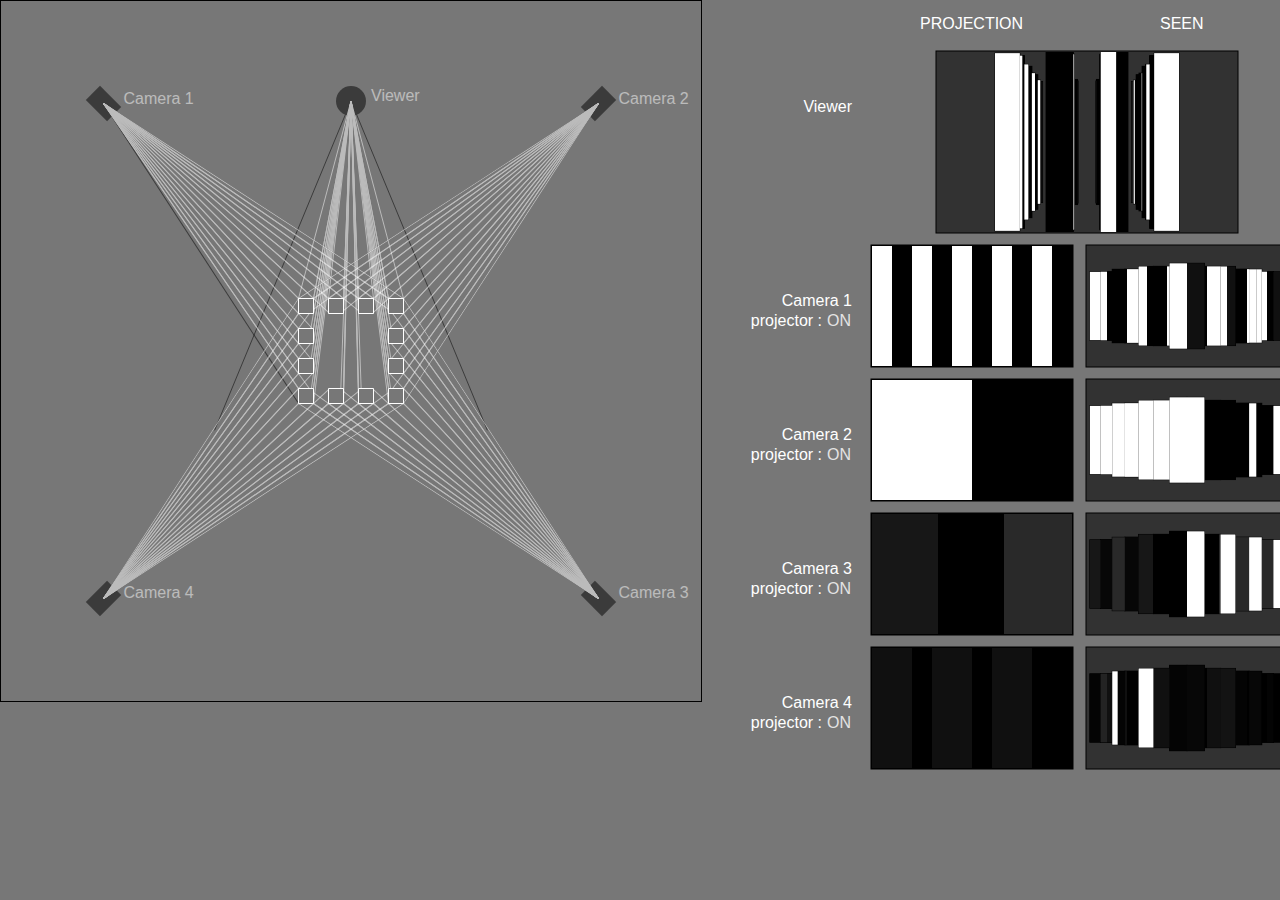
<file: index.html>
<html>
<head>
    <title>O-machine</title>
    <script src="d3.min.js"></script>
    <link rel="shortcut icon" href="/favicon.png" type="image/gif">
    <script type="text/javascript" src="lib/require.js"></script>
    <script type="text/javascript" src="src/requireConfig.js"></script>
    <link rel="stylesheet" href="o-machine.css" />
    <script>
        require(['cs!o-machineUi'])
    </script>


</head>
<body>

<svg width="700" height="700" style="border:1pt solid black;float:left" id="scene"></svg>

<div style="position:absolute;left:300px">
    <div id="projection" class="label">PROJECTION</div>
    <div id="seen" class="label">SEEN</div>
    <div id="views"></div>
</div>


</body>
</html>
</file>
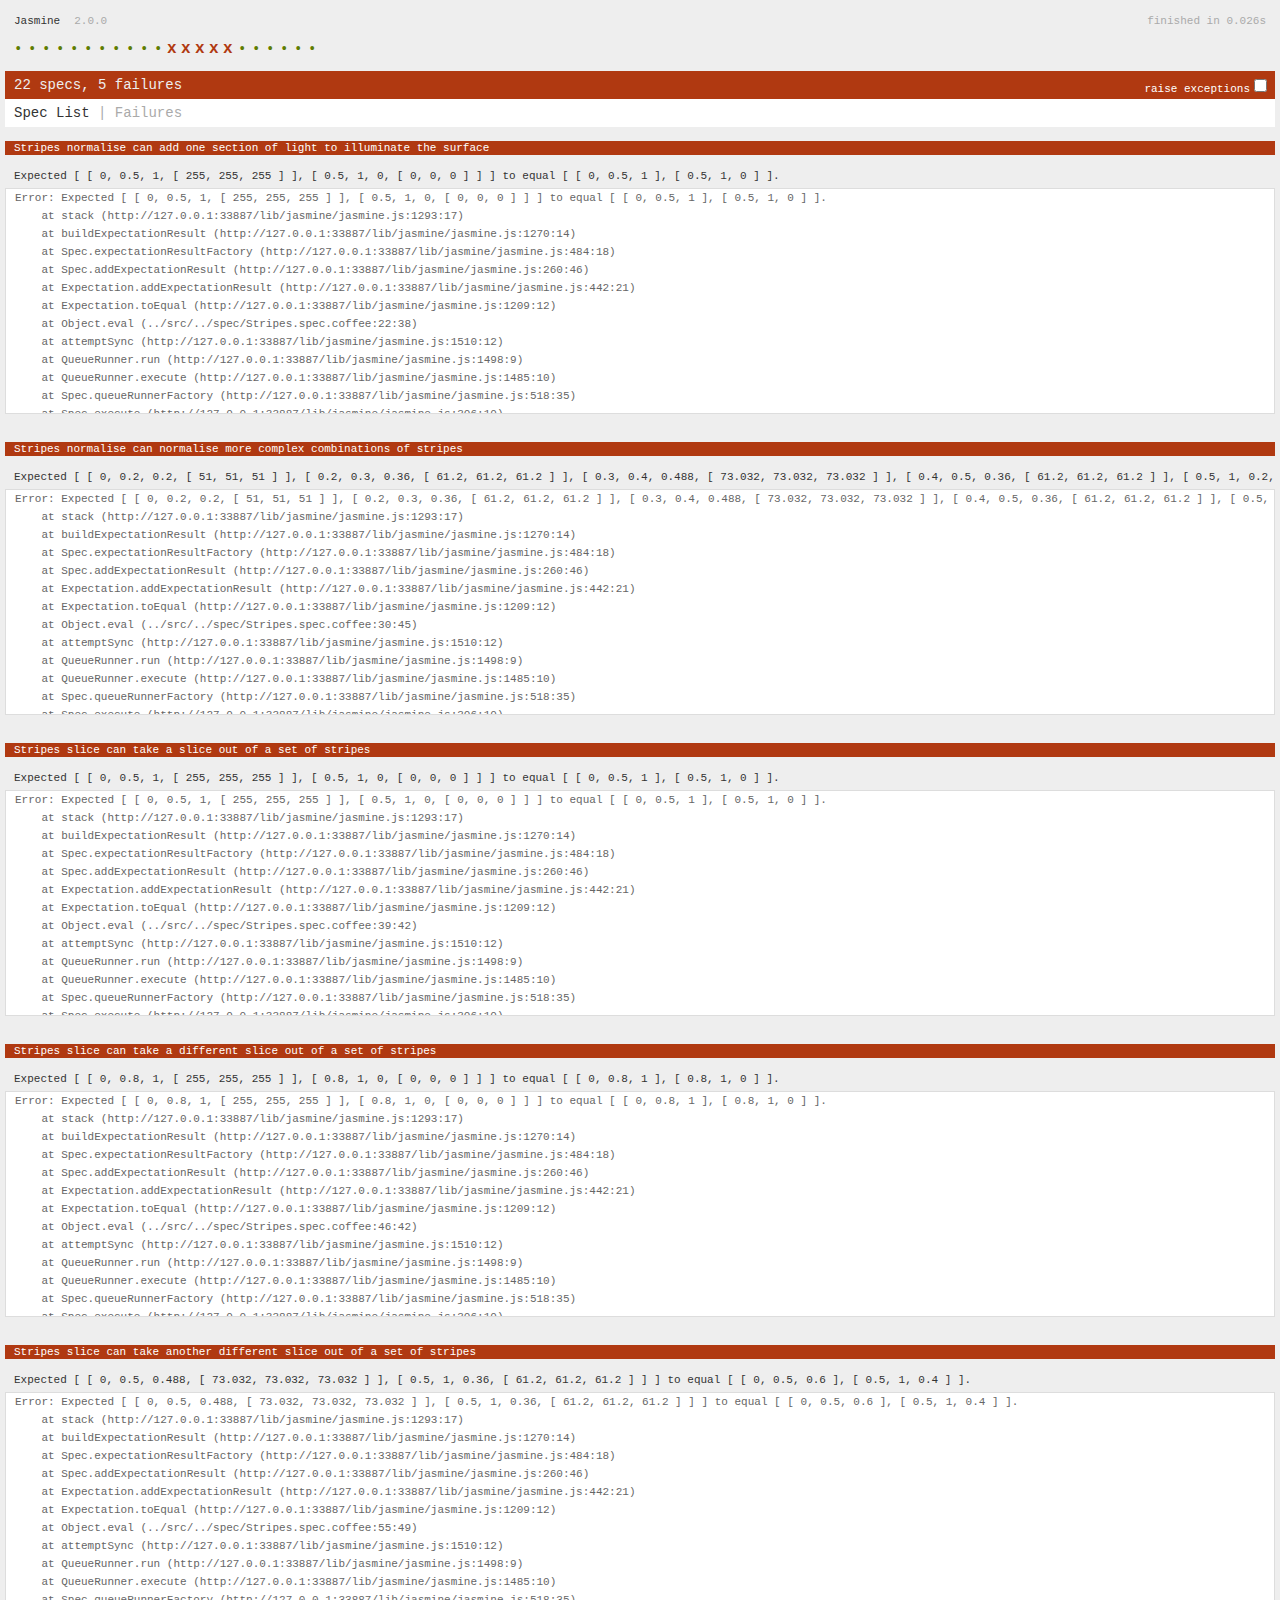
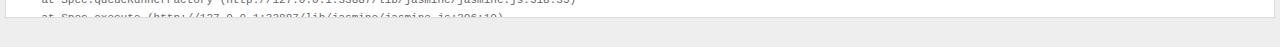
<file: spec/index.html>
<!DOCTYPE html>
<html>
  <head>
    <title>O-Machine Model Specs</title>

    <!-- Jasmine -->
    <link rel="stylesheet" type="text/css" href="../lib/jasmine/jasmine.css"/>
    <script type="text/javascript" src="../lib/jasmine/jasmine.js"></script>
    <script type="text/javascript" src="../lib/jasmine/jasmine-html.js"></script>
    <script type="text/javascript" src="../lib/jasmine/boot.js"></script>
    <!-- RequireJS -->
    <script type="text/javascript" src="../lib/require.js"></script>
    <script type="text/javascript" src="requireConfig.js"></script>

  </head>

  <body>
    <script type="text/javascript">
      require([
        'cs!../spec/overlap.spec',
        'cs!../spec/line.spec',
        'cs!../spec/intersection.spec',
        'cs!../spec/Stripes.spec'
        // 'cs!../spec/Surface.spec'
      ], function() {
        window.runJasmine()
      });
    </script>
  </body>
</html>
</file>
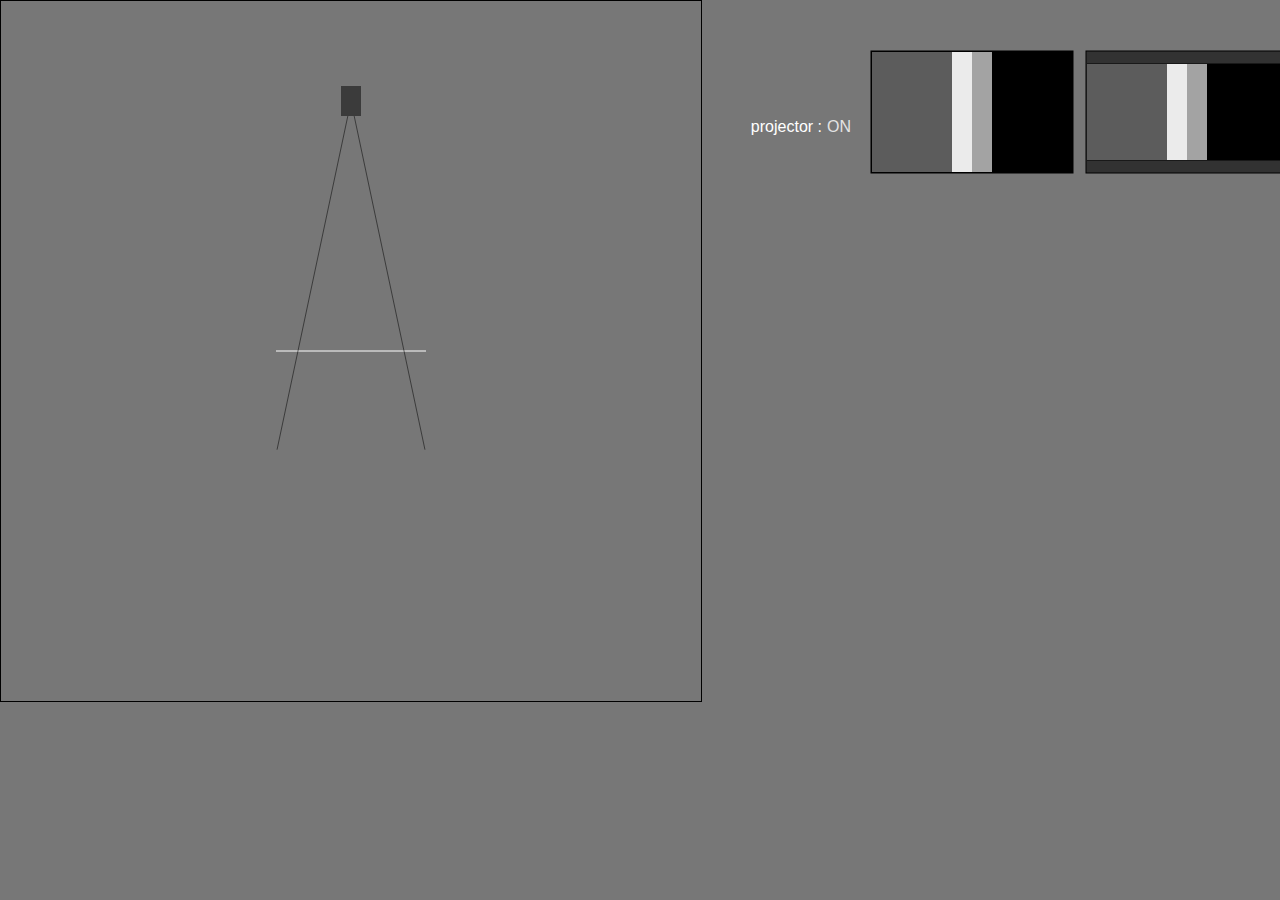
<file: scenes.html>
<html>
<head>
    <title>O-machine</title>
    <script src="d3.min.js"></script>
    <link rel="shortcut icon" href="/favicon.png" type="image/gif">
    <script type="text/javascript" src="lib/require.js"></script>
    <script type="text/javascript" src="src/requireConfig.js"></script>
    <link rel="stylesheet" href="o-machine.css" />
    <script>
        require(['cs!sceneTestUi'])
    </script>


</head>
<body>

<svg width="700" height="700" style="border:1pt solid black;float:left" id="scene"></svg>

<div style="position:absolute;left:750px" id="views"></div>


</body>
</html>
</file>
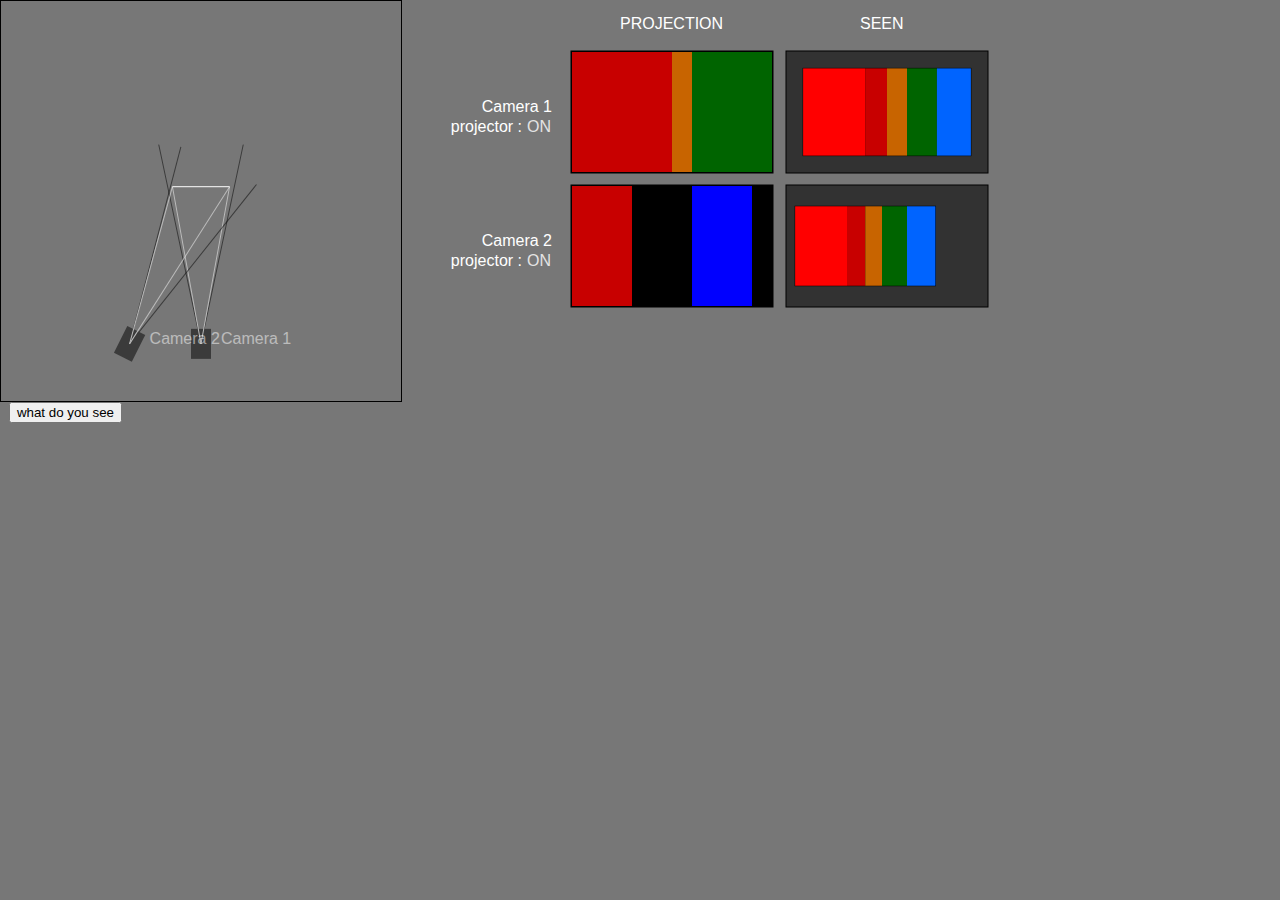
<file: test-coloured-stripes.html>
<html>
<head>
    <title>O-machine</title>
    <script src="d3.min.js"></script>

    <script type="text/javascript" src="lib/require.js"></script>
    <script type="text/javascript" src="src/requireConfig.js"></script>
    <link rel="stylesheet" href="o-machine.css" />
    <script>
        require(['cs!test-coloured-stripesUi'])
    </script>


</head>
<body>

<svg width="400" height="400" style="border:1pt solid black" id="scene"></svg>
<br />
&nbsp;&nbsp;<button id="whatDoYouSee">what do you see</button>

<div id="projection" class="label">PROJECTION</div>
<div id="seen" class="label">SEEN</div>
<div id="views"></div>


</body>
</html>
</file>
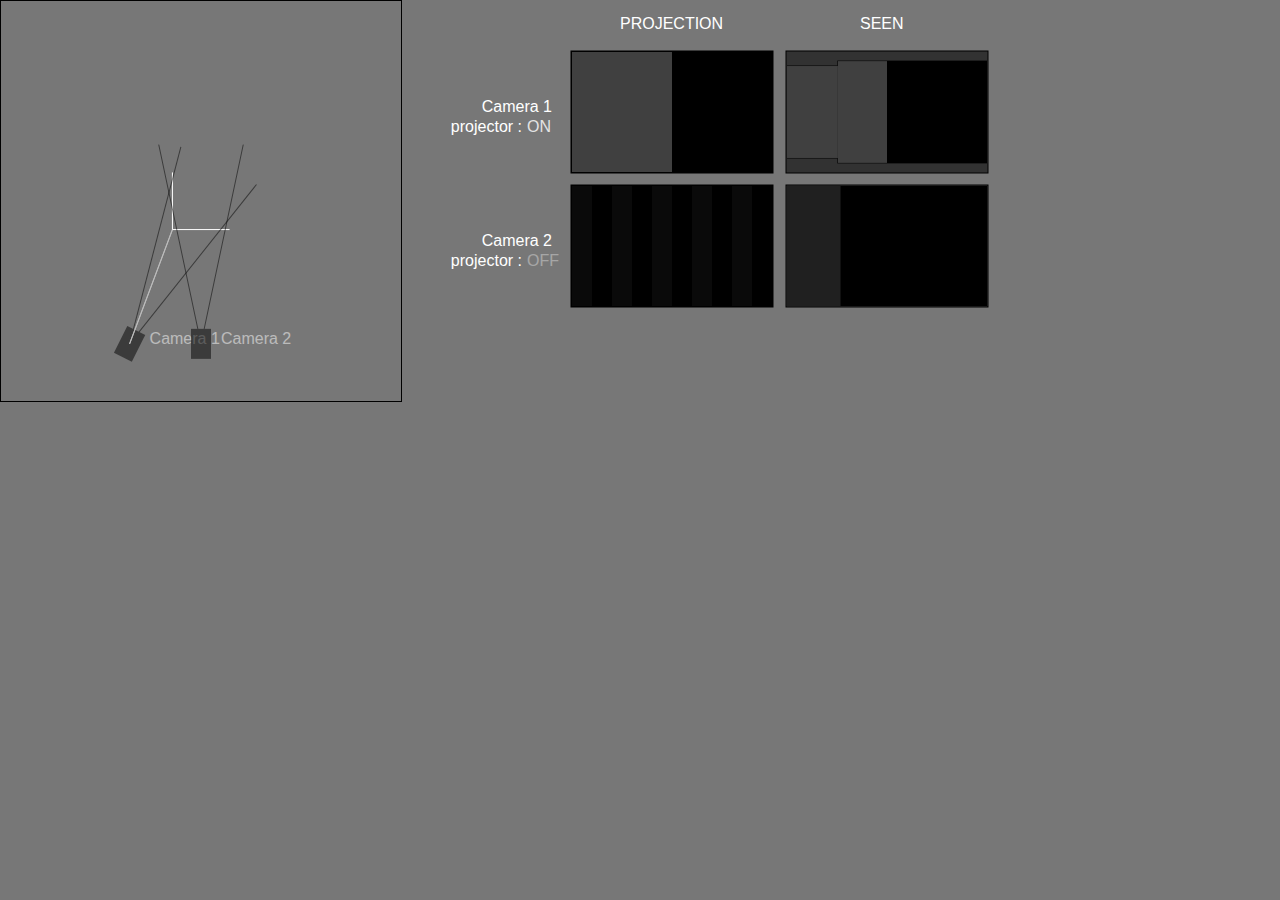
<file: test-multiple-surfaces.html>
<html>
<head>
    <title>O-machine</title>
    <script src="d3.min.js"></script>

    <script type="text/javascript" src="lib/require.js"></script>
    <script type="text/javascript" src="src/requireConfig.js"></script>
    <link rel="stylesheet" href="o-machine.css" />
    <script>
        require(['cs!test-multiple-surfacesUi'])
    </script>


</head>
<body>

<svg width="400" height="400" style="border:1pt solid black;float:left" id="scene"></svg>

<div id="projection" class="label">PROJECTION</div>
<div id="seen" class="label">SEEN</div>
<div id="views"></div>


</body>
</html>
</file>
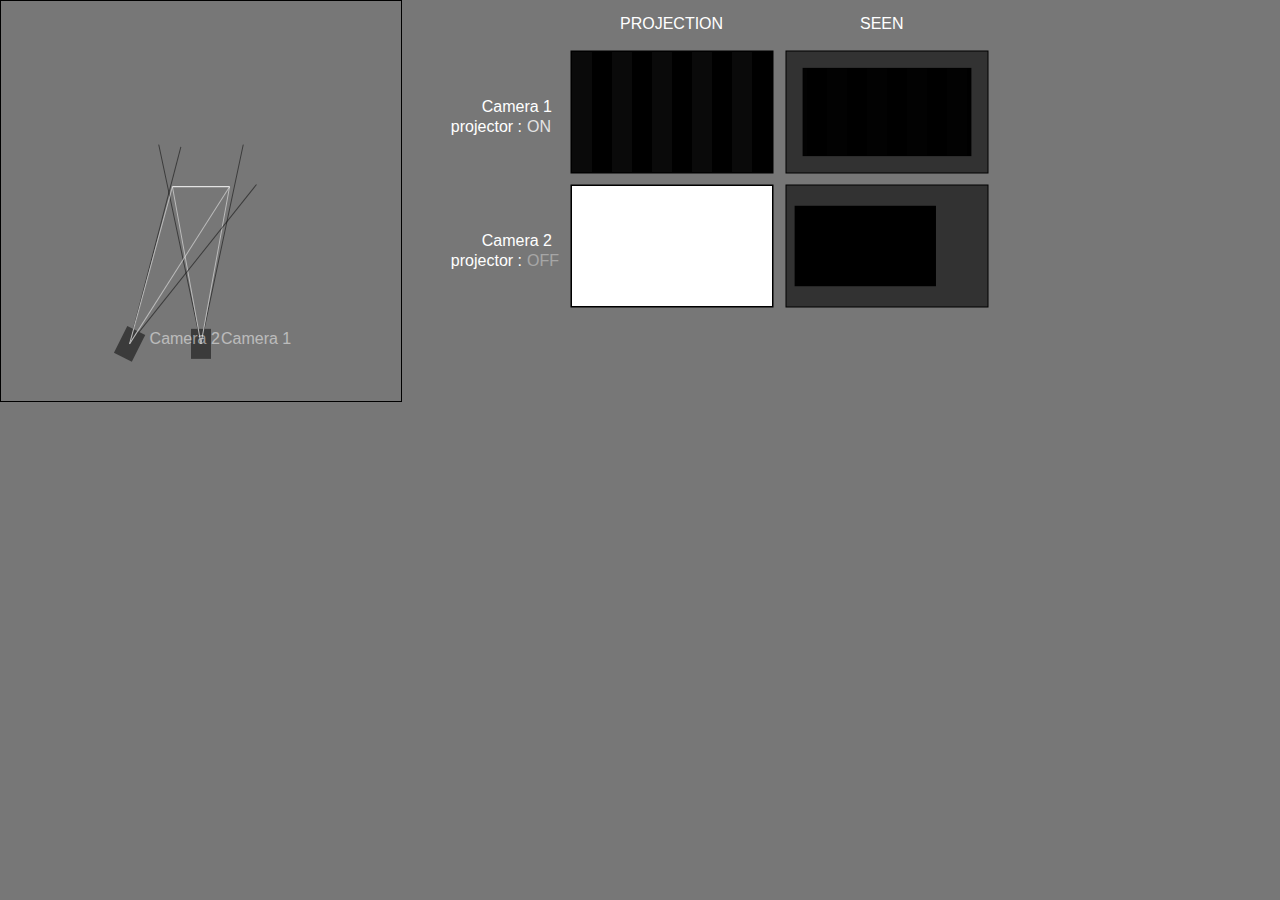
<file: test-project-stripes.html>
<html>
<head>
    <title>O-machine</title>
    <script src="d3.min.js"></script>

    <script type="text/javascript" src="lib/require.js"></script>
    <script type="text/javascript" src="src/requireConfig.js"></script>
    <link rel="stylesheet" href="o-machine.css" />
    <script>
        require(['cs!test-project-stripesUi'])
    </script>


</head>
<body>

<svg width="400" height="400" style="border:1pt solid black;float:left" id="scene"></svg>

<div id="projection" class="label">PROJECTION</div>
<div id="seen" class="label">SEEN</div>
<div id="views"></div>


</body>
</html>
</file>
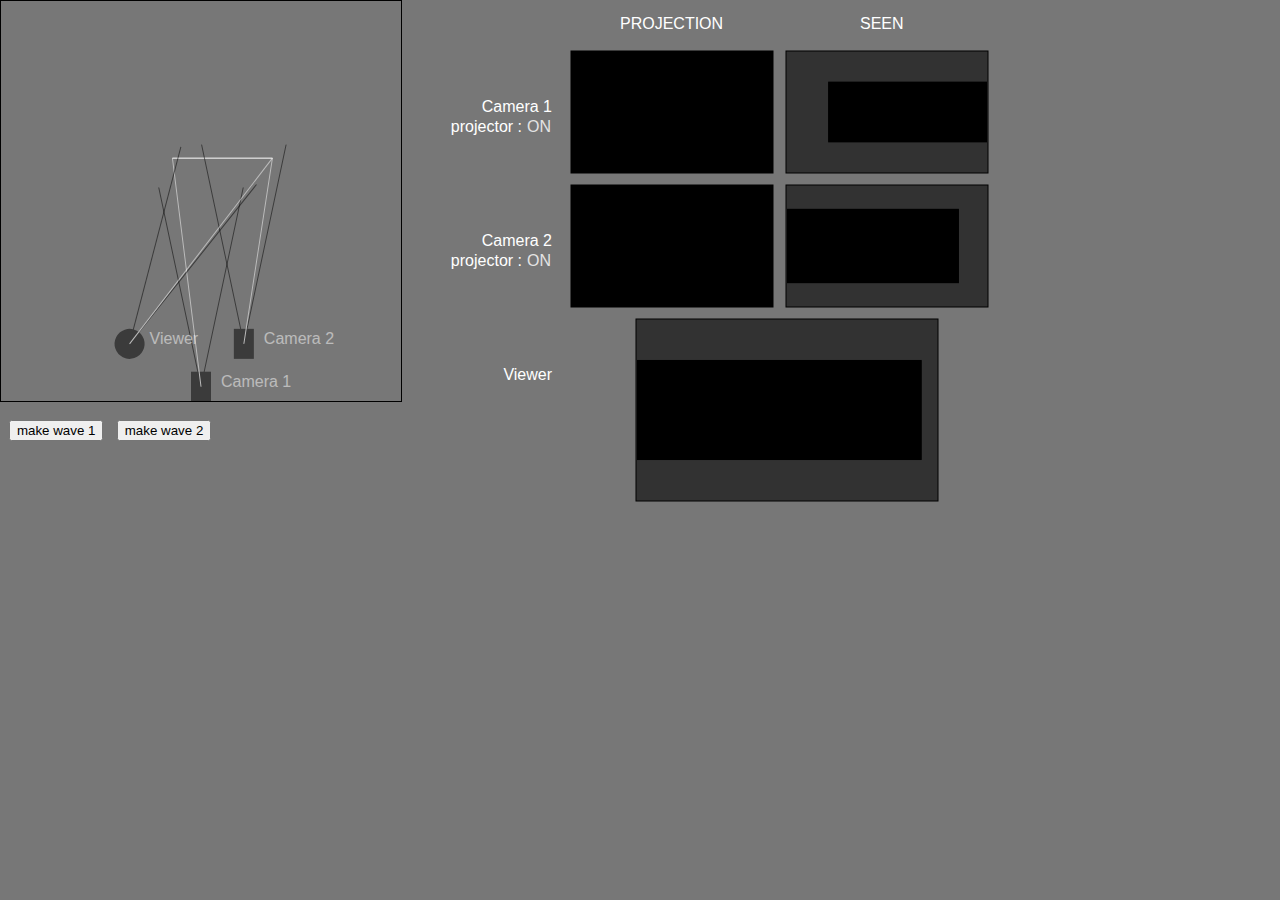
<file: test-wave.html>
<html>
<head>
    <title>O-machine</title>
    <script src="d3.min.js"></script>

    <script type="text/javascript" src="lib/require.js"></script>
    <script type="text/javascript" src="src/requireConfig.js"></script>
    <link rel="stylesheet" href="o-machine.css" />
    <script>
        require(['cs!test-waveUi'])
    </script>


</head>
<body>

<svg width="400" height="400" style="border:1pt solid black" id="scene"></svg>

<br />
<br />
&nbsp;&nbsp;<button id="makeWave">make wave 1</button>
&nbsp;&nbsp;<button id="makeWave2">make wave 2</button>
<div id="projection" class="label">PROJECTION</div>
<div id="seen" class="label">SEEN</div>
<div id="views"></div>

</body>
</html>
</file>
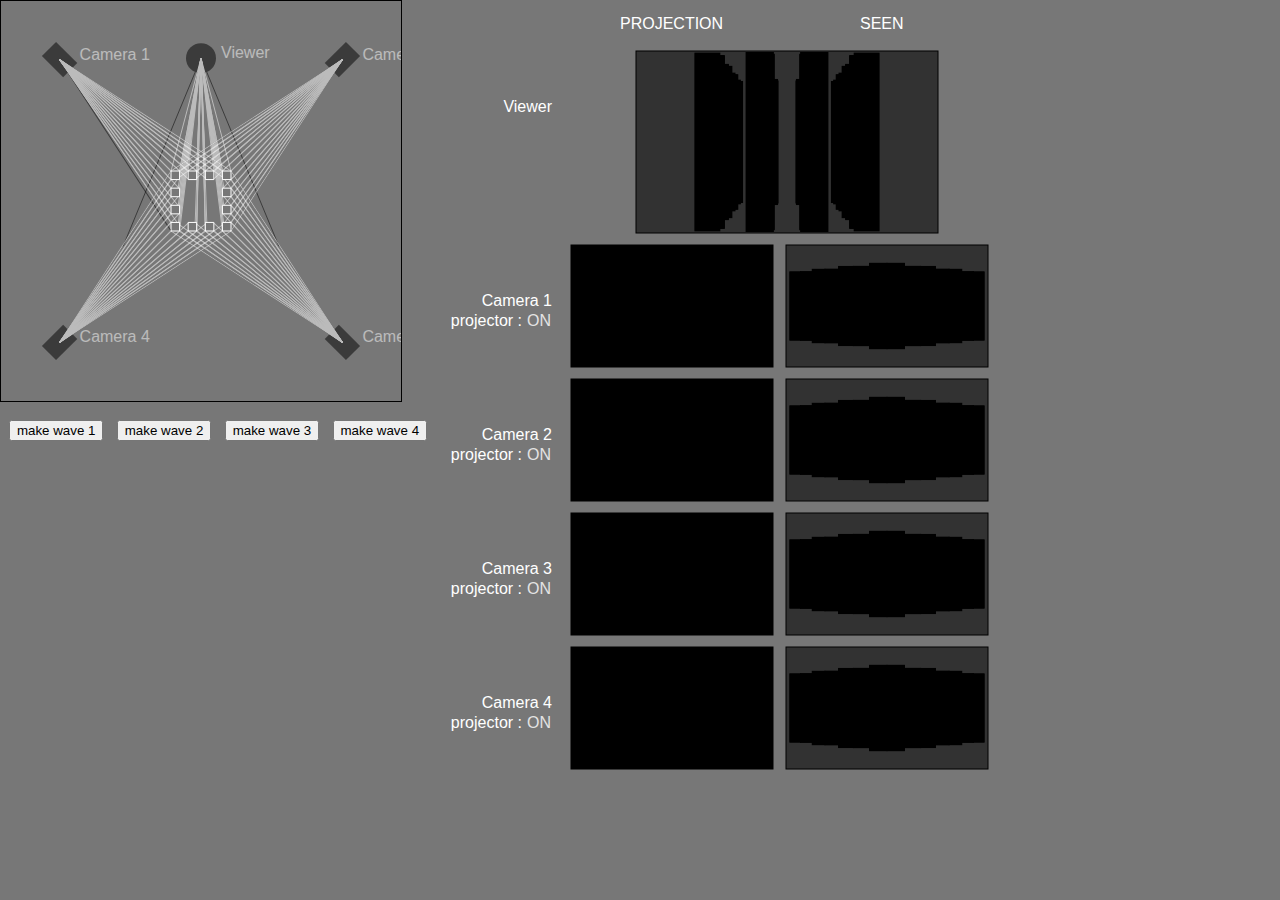
<file: test-wave2.html>
<html>
<head>
    <title>O-machine</title>
    <script src="d3.min.js"></script>

    <script type="text/javascript" src="lib/require.js"></script>
    <script type="text/javascript" src="src/requireConfig.js"></script>
    <link rel="stylesheet" href="o-machine.css" />
    <script>
        require(['cs!test-wave2Ui'])
    </script>


</head>
<body>

<svg width="400" height="400" style="border:1pt solid black" id="scene"></svg>

<br />
<br />
&nbsp;&nbsp;<button id="makeWave">make wave 1</button>
&nbsp;&nbsp;<button id="makeWave2">make wave 2</button>
&nbsp;&nbsp;<button id="makeWave3">make wave 3</button>
&nbsp;&nbsp;<button id="makeWave4">make wave 4</button>
<div id="projection" class="label">PROJECTION</div>
<div id="seen" class="label">SEEN</div>
<div id="views"></div>

</body>
</html>
</file>
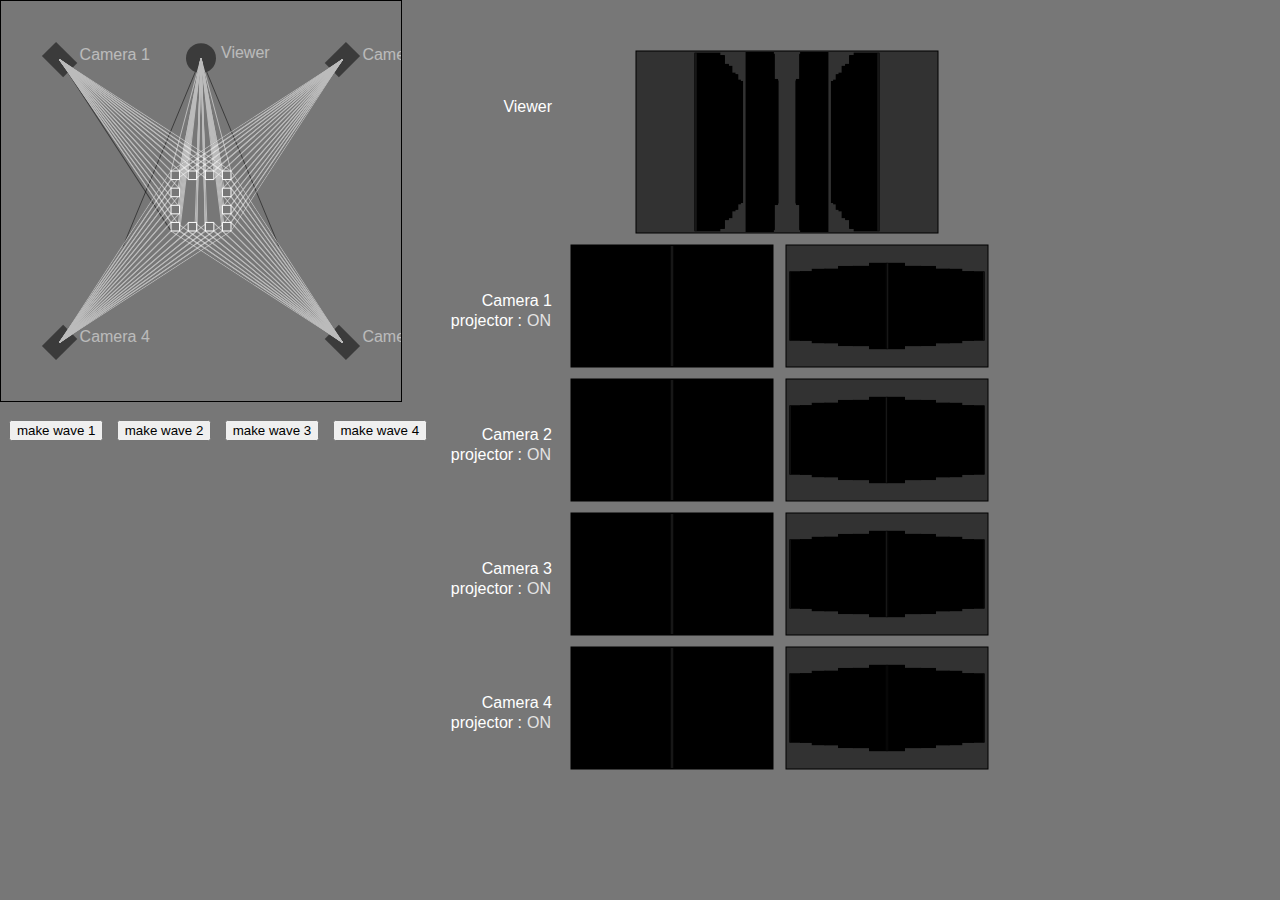
<file: test-wave3.html>
<html>
<head>
    <title>O-machine</title>
    <script src="d3.min.js"></script>

    <script type="text/javascript" src="lib/require.js"></script>
    <script type="text/javascript" src="src/requireConfig.js"></script>
    <link rel="stylesheet" href="o-machine.css" />
    <script>
        require(['cs!test-wave3Ui'])
    </script>


</head>
<body>

<svg width="400" height="400" style="border:1pt solid black" id="scene"></svg>

<br />
<br />
&nbsp;&nbsp;<button id="makeWave">make wave 1</button>
&nbsp;&nbsp;<button id="makeWave2">make wave 2</button>
&nbsp;&nbsp;<button id="makeWave3">make wave 3</button>
&nbsp;&nbsp;<button id="makeWave4">make wave 4</button>

<div id="brightnesses">

</div>

<div id="views"></div>

</body>
</html>
</file>
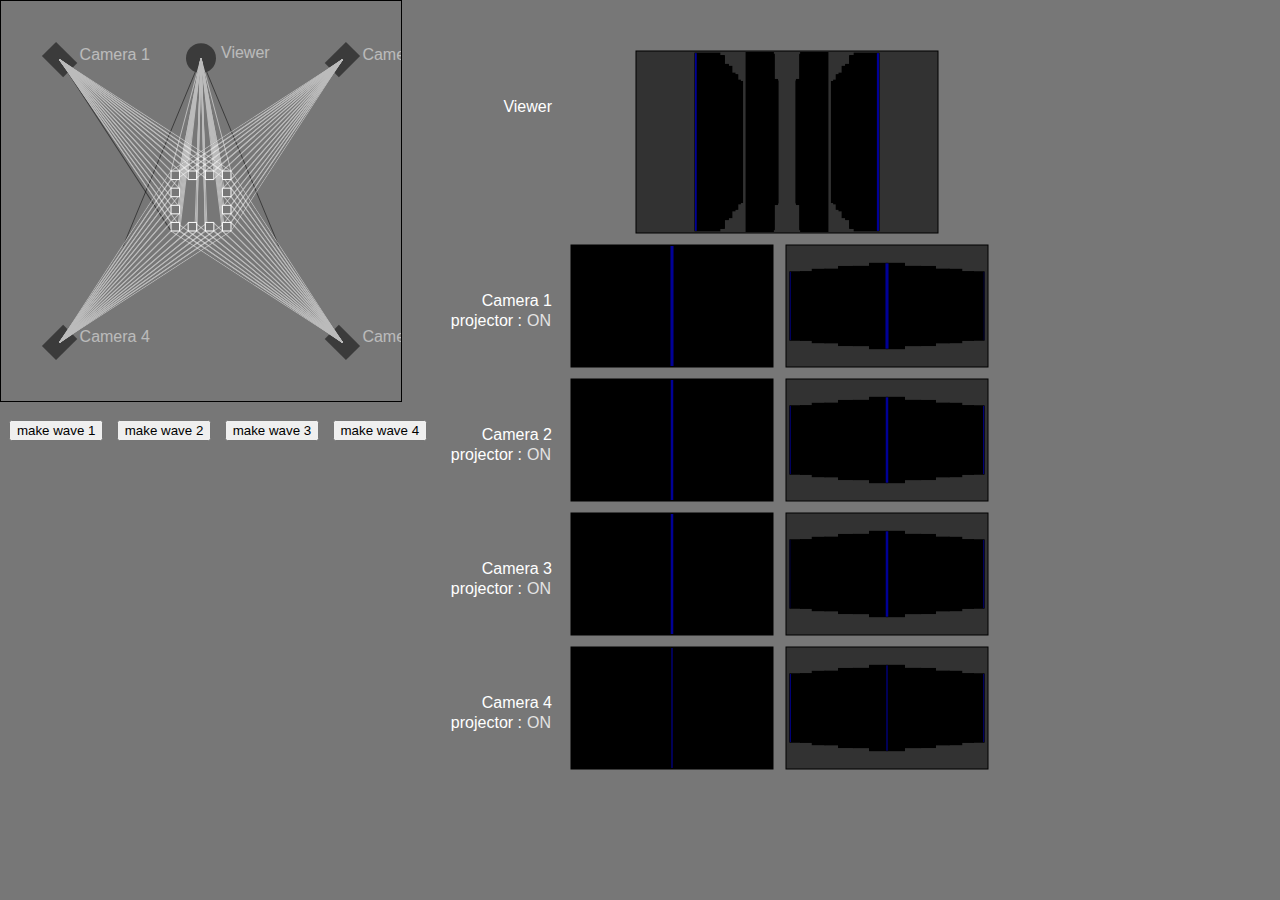
<file: test-wave4.html>
<html>
<head>
    <title>O-machine</title>
    <script src="d3.min.js"></script>

    <script type="text/javascript" src="lib/require.js"></script>
    <script type="text/javascript" src="src/requireConfig.js"></script>
    <link rel="stylesheet" href="o-machine.css" />
    <script>
        require(['cs!test-wave4Ui'])
    </script>


</head>
<body>

<svg width="400" height="400" style="border:1pt solid black" id="scene"></svg>

<br />
<br />
&nbsp;&nbsp;<button id="makeWave">make wave 1</button>
&nbsp;&nbsp;<button id="makeWave2">make wave 2</button>
&nbsp;&nbsp;<button id="makeWave3">make wave 3</button>
&nbsp;&nbsp;<button id="makeWave4">make wave 4</button>

<div id="brightnesses">

</div>

<div id="views"></div>

</body>
</html>
</file>
<file: o-machine.css>
body {
    background-color:#777;
    margin:0px;
    padding:0px;
    font-family: sans-serif;
}

#views {
    position:absolute;
    left:450px;
    top:40px
}


/*#views > :first-child .seen {
    transform: scale(2);
    position: relative;
    left: -200px;
    top: 100px;
}*/

.label {
    position: absolute;
    color: white;
}

#projection {
    top: 15px;
    left: 620px;
}

#seen {
    top: 15px;
    left: 860px;
}

line {
    stroke:white;
}

.camera {
    opacity: 0.5;
    cursor:pointer;
}

.camera:hover {
    opacity: 1;
}

text {
    fill: white;
    stroke: transparent;
}

.button {
    opacity: 0.8;
    cursor: pointer;
}

.off {
    opacity:0.35;
}

.button:hover {
    opacity: 1;
}

.camera line {
    stroke:black;
}

rect.surface {
    fill: black;
    stroke: transparent;
    stroke-opacity:0.5;
}

rect.surfaceBackground {
    fill: black;
    stroke: black;
}


rect.lightStripe {
    fill: white;
}

svg.view {
    padding-top:10px;
}

.outline {
    stroke: black;
    fill: black;
}

.seen .outline {
    fill: rgb(50, 50, 50);
}
</file>
<file: lib/jasmine/jasmine.css>
body { background-color: #eeeeee; padding: 0; margin: 5px; overflow-y: scroll; }

.html-reporter { font-size: 11px; font-family: Monaco, "Lucida Console", monospace; line-height: 14px; color: #333333; }
.html-reporter a { text-decoration: none; }
.html-reporter a:hover { text-decoration: underline; }
.html-reporter p, .html-reporter h1, .html-reporter h2, .html-reporter h3, .html-reporter h4, .html-reporter h5, .html-reporter h6 { margin: 0; line-height: 14px; }
.html-reporter .banner, .html-reporter .symbol-summary, .html-reporter .summary, .html-reporter .result-message, .html-reporter .spec .description, .html-reporter .spec-detail .description, .html-reporter .alert .bar, .html-reporter .stack-trace { padding-left: 9px; padding-right: 9px; }
.html-reporter .banner .version { margin-left: 14px; }
.html-reporter #jasmine_content { position: fixed; right: 100%; }
.html-reporter .version { color: #aaaaaa; }
.html-reporter .banner { margin-top: 14px; }
.html-reporter .duration { color: #aaaaaa; float: right; }
.html-reporter .symbol-summary { overflow: hidden; *zoom: 1; margin: 14px 0; }
.html-reporter .symbol-summary li { display: inline-block; height: 8px; width: 14px; font-size: 16px; }
.html-reporter .symbol-summary li.passed { font-size: 14px; }
.html-reporter .symbol-summary li.passed:before { color: #5e7d00; content: "\02022"; }
.html-reporter .symbol-summary li.failed { line-height: 9px; }
.html-reporter .symbol-summary li.failed:before { color: #b03911; content: "x"; font-weight: bold; margin-left: -1px; }
.html-reporter .symbol-summary li.disabled { font-size: 14px; }
.html-reporter .symbol-summary li.disabled:before { color: #bababa; content: "\02022"; }
.html-reporter .symbol-summary li.pending { line-height: 17px; }
.html-reporter .symbol-summary li.pending:before { color: #ba9d37; content: "*"; }
.html-reporter .exceptions { color: #fff; float: right; margin-top: 5px; margin-right: 5px; }
.html-reporter .bar { line-height: 28px; font-size: 14px; display: block; color: #eee; }
.html-reporter .bar.failed { background-color: #b03911; }
.html-reporter .bar.passed { background-color: #a6b779; }
.html-reporter .bar.skipped { background-color: #bababa; }
.html-reporter .bar.menu { background-color: #fff; color: #aaaaaa; }
.html-reporter .bar.menu a { color: #333333; }
.html-reporter .bar a { color: white; }
.html-reporter.spec-list .bar.menu.failure-list, .html-reporter.spec-list .results .failures { display: none; }
.html-reporter.failure-list .bar.menu.spec-list, .html-reporter.failure-list .summary { display: none; }
.html-reporter .running-alert { background-color: #666666; }
.html-reporter .results { margin-top: 14px; }
.html-reporter.showDetails .summaryMenuItem { font-weight: normal; text-decoration: inherit; }
.html-reporter.showDetails .summaryMenuItem:hover { text-decoration: underline; }
.html-reporter.showDetails .detailsMenuItem { font-weight: bold; text-decoration: underline; }
.html-reporter.showDetails .summary { display: none; }
.html-reporter.showDetails #details { display: block; }
.html-reporter .summaryMenuItem { font-weight: bold; text-decoration: underline; }
.html-reporter .summary { margin-top: 14px; }
.html-reporter .summary ul { list-style-type: none; margin-left: 14px; padding-top: 0; padding-left: 0; }
.html-reporter .summary ul.suite { margin-top: 7px; margin-bottom: 7px; }
.html-reporter .summary li.passed a { color: #5e7d00; }
.html-reporter .summary li.failed a { color: #b03911; }
.html-reporter .summary li.pending a { color: #ba9d37; }
.html-reporter .description + .suite { margin-top: 0; }
.html-reporter .suite { margin-top: 14px; }
.html-reporter .suite a { color: #333333; }
.html-reporter .failures .spec-detail { margin-bottom: 28px; }
.html-reporter .failures .spec-detail .description { background-color: #b03911; }
.html-reporter .failures .spec-detail .description a { color: white; }
.html-reporter .result-message { padding-top: 14px; color: #333333; white-space: pre; }
.html-reporter .result-message span.result { display: block; }
.html-reporter .stack-trace { margin: 5px 0 0 0; max-height: 224px; overflow: auto; line-height: 18px; color: #666666; border: 1px solid #ddd; background: white; white-space: pre; }
</file>
